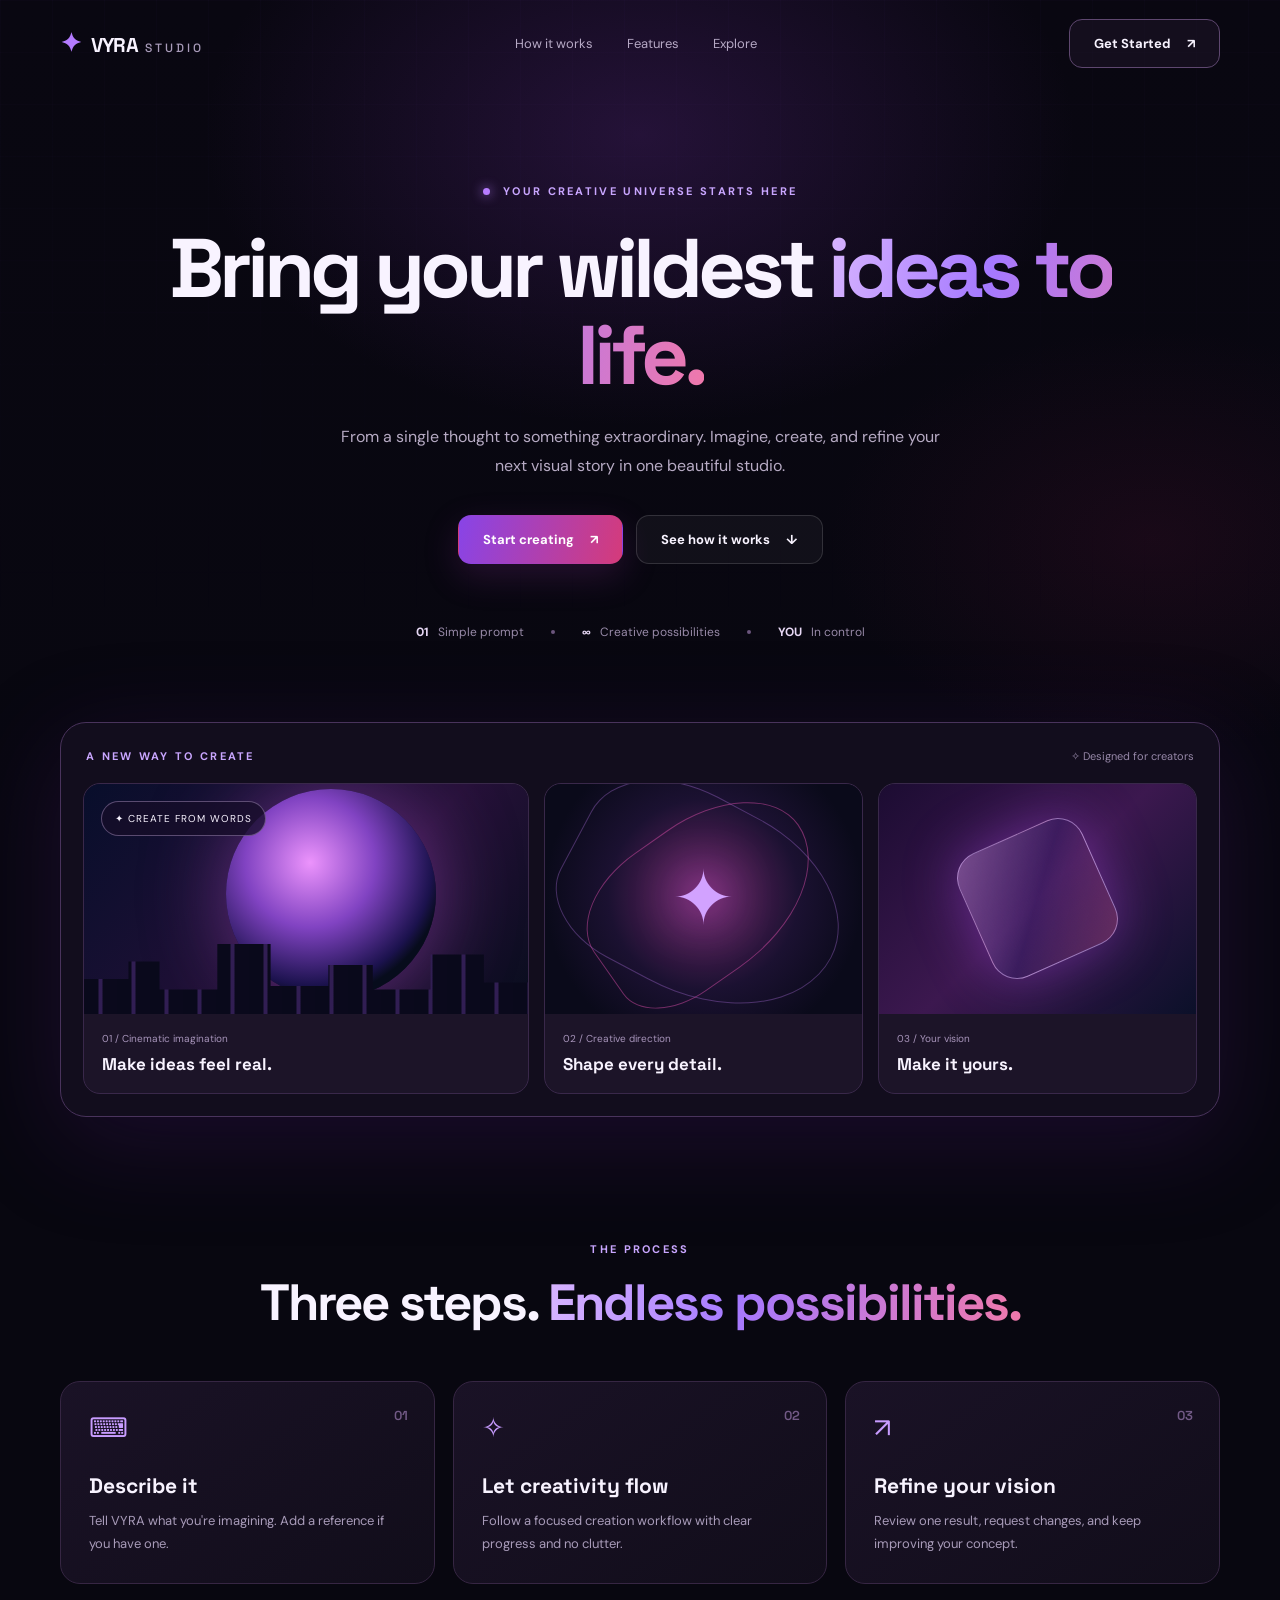
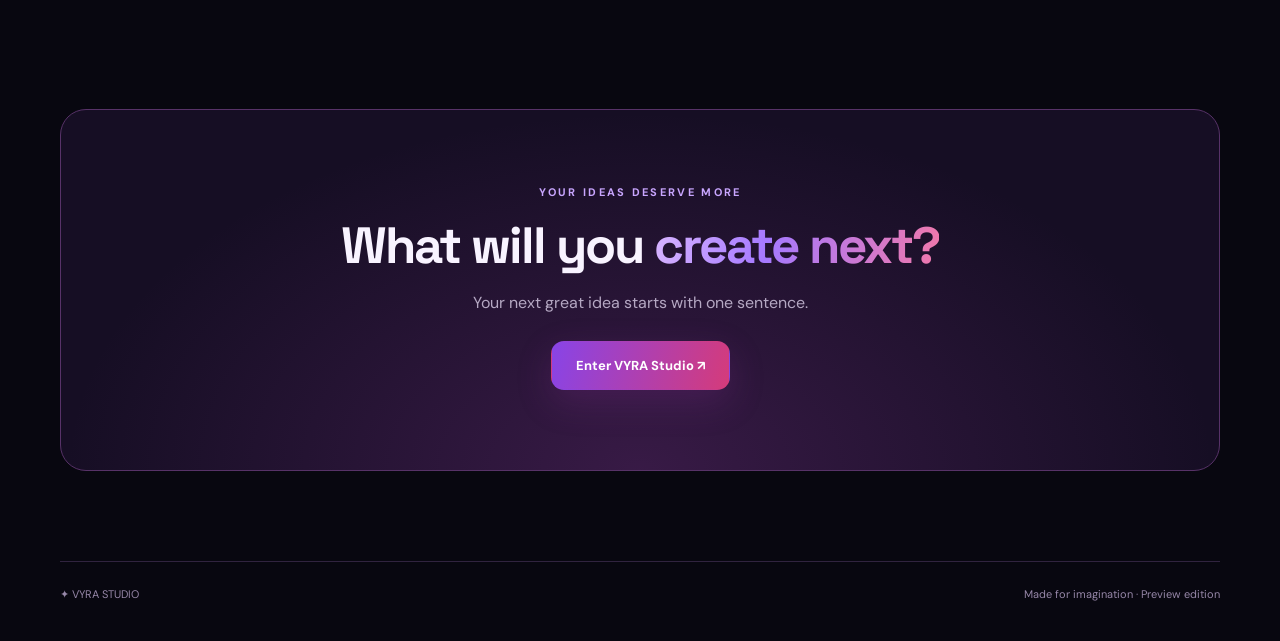
<file: index.html>
<!doctype html><html lang="en"><head><meta charset="utf-8"><meta name="viewport" content="width=device-width,initial-scale=1"><title>VYRA — Create beyond imagination</title><link rel="stylesheet" href="style.css"></head><body class="landing"><div class="ambient"></div><header class="nav wrap"><a class="brand" href="index.html"><span class="brand-icon">✦</span> VYRA<span class="brand-light">STUDIO</span></a><nav class="nav-links"><a href="#how">How it works</a><a href="#features">Features</a><a href="#showcase">Explore</a></nav><a class="btn btn-outline nav-cta" href="login.html">Get Started <span>↗</span></a></header><main><section class="hero wrap"><div class="eyebrow"><span class="pulse"></span> YOUR CREATIVE UNIVERSE STARTS HERE</div><h1>Bring your wildest <span class="gradient-text">ideas to life.</span></h1><p>From a single thought to something extraordinary. Imagine, create, and refine your next visual story in one beautiful studio.</p><div class="hero-actions"><a class="btn btn-primary" href="login.html">Start creating <span>↗</span></a><a class="btn btn-glass" href="#how">See how it works <span>↓</span></a></div><div class="hero-stats"><span><strong>01</strong> Simple prompt</span><i></i><span><strong>∞</strong> Creative possibilities</span><i></i><span><strong>YOU</strong> In control</span></div></section><section class="showcase wrap" id="showcase"><div class="showcase-head"><span class="eyebrow">A NEW WAY TO CREATE</span><span class="tiny">✧ Designed for creators</span></div><div class="showcase-grid"><div class="showcase-feature"><div class="floating-chip">✦ CREATE FROM WORDS</div><div class="visual visual-city"><div class="visual-orb"></div><div class="cityline"></div></div><div class="showcase-label"><span>01 / Cinematic imagination</span><strong>Make ideas feel real.</strong></div></div><div class="showcase-side"><div class="visual visual-wave"><span class="wave-core">✦</span></div><div class="showcase-label"><span>02 / Creative direction</span><strong>Shape every detail.</strong></div></div><div class="showcase-side"><div class="visual visual-grid"><div class="glass-shape"></div></div><div class="showcase-label"><span>03 / Your vision</span><strong>Make it yours.</strong></div></div></div></section><section class="section wrap" id="how"><div class="section-kicker">THE PROCESS</div><h2>Three steps. <span class="gradient-text">Endless possibilities.</span></h2><div class="steps"><article><span class="step-number">01</span><div class="step-icon">⌨</div><h3>Describe it</h3><p>Tell VYRA what you're imagining. Add a reference if you have one.</p></article><article><span class="step-number">02</span><div class="step-icon">✧</div><h3>Let creativity flow</h3><p>Follow a focused creation workflow with clear progress and no clutter.</p></article><article><span class="step-number">03</span><div class="step-icon">↗</div><h3>Refine your vision</h3><p>Review one result, request changes, and keep improving your concept.</p></article></div></section><section class="cta-section wrap" id="features"><div class="cta-glow"></div><div class="section-kicker">YOUR IDEAS DESERVE MORE</div><h2>What will you <span class="gradient-text">create next?</span></h2><p>Your next great idea starts with one sentence.</p><a class="btn btn-primary" href="login.html">Enter VYRA Studio ↗</a></section></main><footer class="wrap footer"><span>✦ VYRA STUDIO</span><span>Made for imagination · Preview edition</span></footer></body></html>
</file>
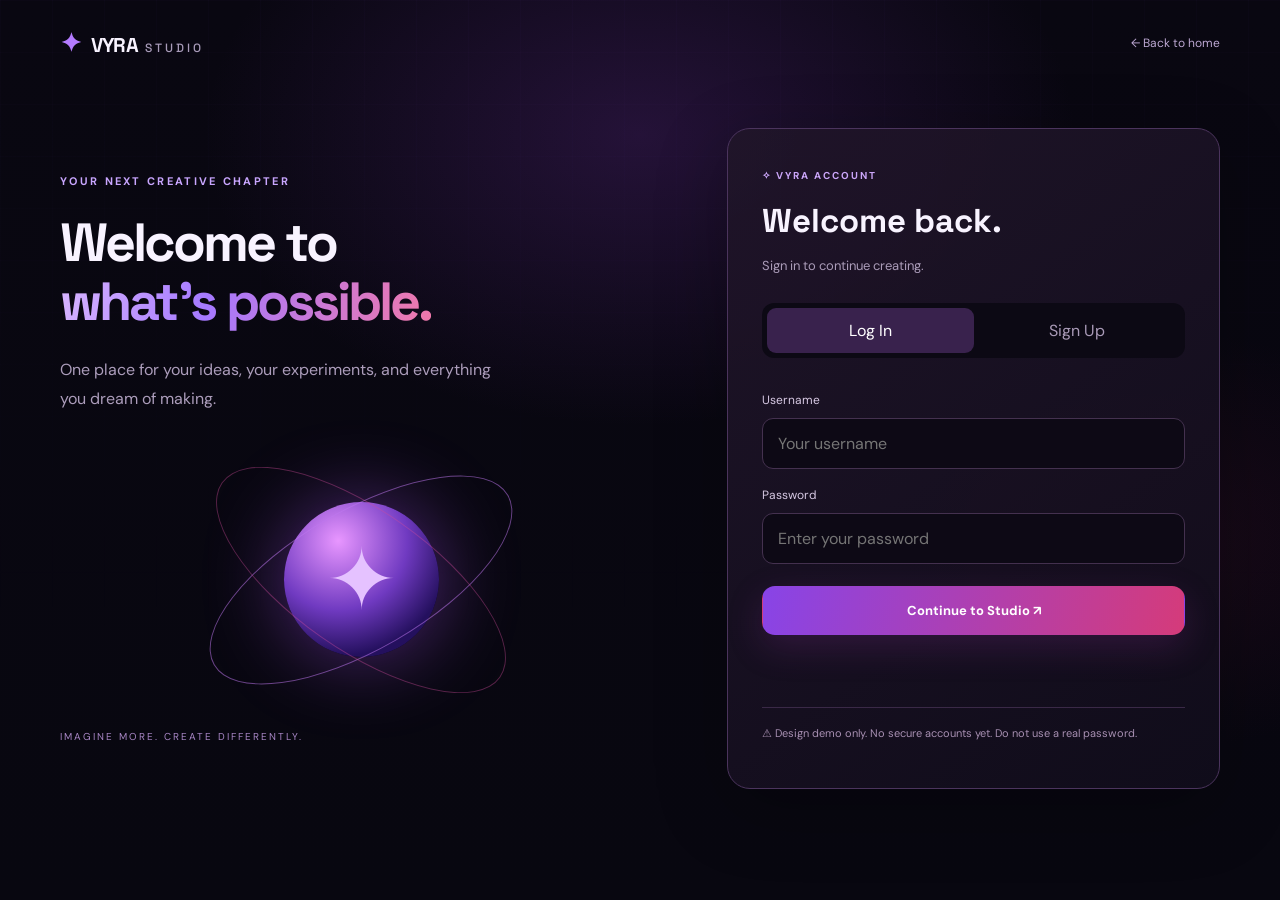
<file: login.html>
<!doctype html><html lang="en"><head><meta charset="utf-8"><meta name="viewport" content="width=device-width,initial-scale=1"><title>Welcome to VYRA</title><link rel="stylesheet" href="style.css"></head><body class="auth-page"><div class="ambient"></div><header class="nav wrap"><a class="brand" href="index.html"><span class="brand-icon">✦</span> VYRA<span class="brand-light">STUDIO</span></a><a class="back-link" href="index.html">← Back to home</a></header><main class="auth-layout wrap"><section class="auth-art"><div class="eyebrow">YOUR NEXT CREATIVE CHAPTER</div><h1>Welcome to<br><span class="gradient-text">what's possible.</span></h1><p>One place for your ideas, your experiments, and everything you dream of making.</p><div class="art-sphere"><div class="art-ring ring-one"></div><div class="art-ring ring-two"></div><div class="art-core">✦</div></div><div class="auth-caption">IMAGINE MORE. CREATE DIFFERENTLY.</div></section><section class="auth-card"><div class="auth-card-top"><span class="tag">✧ VYRA ACCOUNT</span><h2 id="authTitle">Welcome back.</h2><p id="authSubtitle">Sign in to continue creating.</p></div><div class="auth-tabs"><button id="tabLogin" class="active" type="button">Log In</button><button id="tabSignup" type="button">Sign Up</button></div><form id="authForm" method="post" action="#" autocomplete="on"><label for="username">Username</label><input id="username" name="username" autocomplete="username" placeholder="Your username" required minlength="3" maxlength="24" pattern="[a-zA-Z0-9_]+"><label for="password">Password</label><input id="password" name="password" type="password" autocomplete="current-password" placeholder="Enter your password" required minlength="6"><button class="btn btn-primary full" id="authSubmit" type="submit">Continue to Studio ↗</button><p class="form-error" id="authError" role="status"></p></form><p class="demo-notice">⚠ Design demo only. No secure accounts yet. Do not use a real password.</p></section></main><script src="app.js"></script></body></html>
</file>
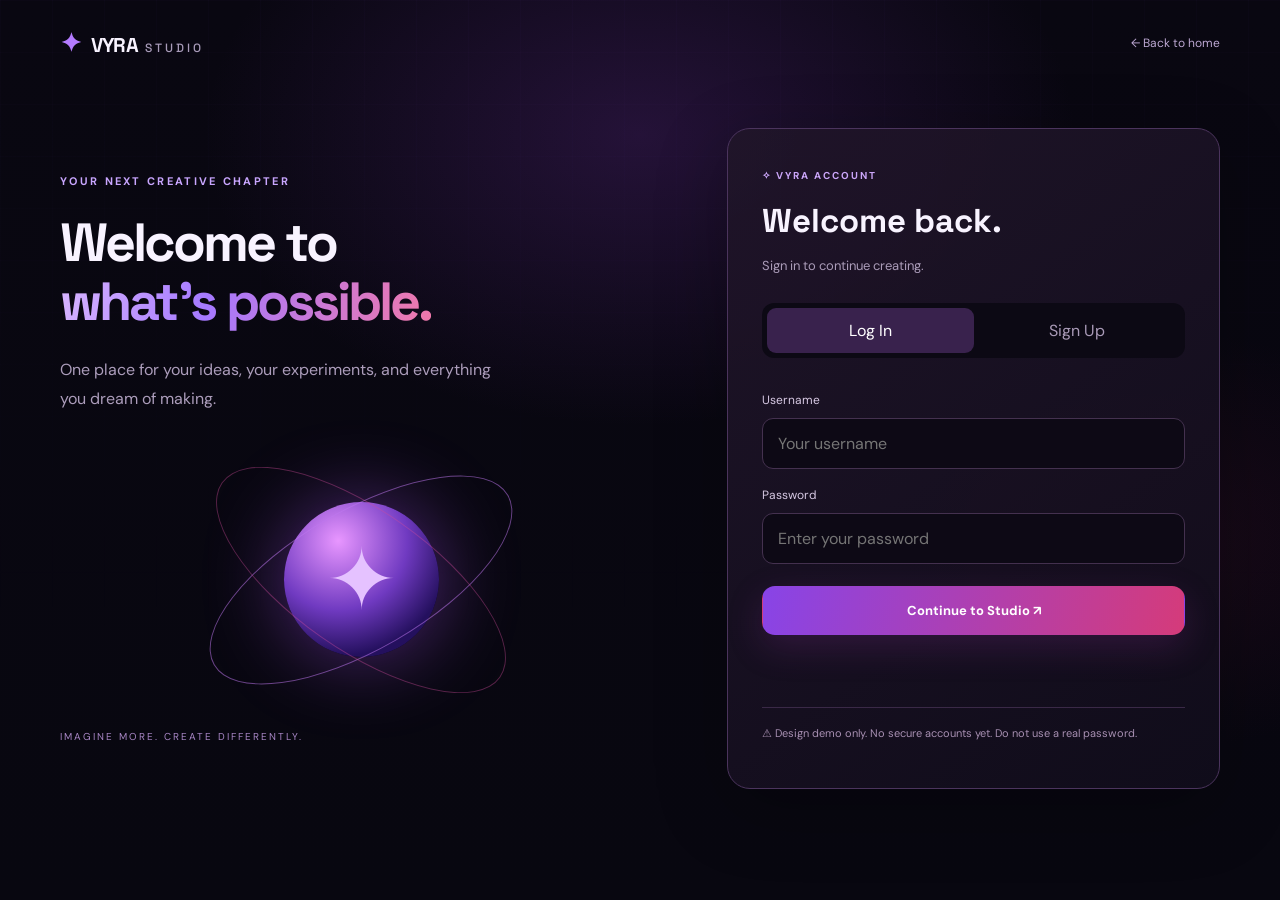
<file: result.html>
<!doctype html><html lang="en"><head><meta charset="utf-8"><meta name="viewport" content="width=device-width,initial-scale=1"><title>Your Creation — VYRA</title><link rel="stylesheet" href="style.css"></head><body class="app-page"><div class="ambient"></div><header class="nav wrap"><a class="brand" href="index.html"><span class="brand-icon">✦</span> VYRA<span class="brand-light">STUDIO</span></a><nav class="nav-links"><a href="studio.html">Create</a><a class="selected" href="result.html">Last project</a></nav><div class="account"><span id="userDisplay">Guest</span><button class="small-btn" id="logoutBtn">Log out</button></div></header><main class="result-main wrap"><a href="studio.html" class="back-link">← Back to Studio</a><div class="result-heading"><div><div class="eyebrow">YOUR CREATIVE PROJECT</div><h1>Your vision, <span class="gradient-text">taking shape.</span></h1></div><span class="status-pill">✧ Concept ready</span></div><div class="result-layout"><section class="preview-card"><div class="preview-art"><div class="preview-halo"></div><div class="preview-center">✦<span>VYRA CREATIVE PREVIEW</span></div></div><div class="preview-bottom"><span id="projectType">Video concept · 9:16</span><span>Concept preview, not a rendered video</span></div><div class="concept-body"><h3>Creative direction</h3><p id="conceptText">Create your first project to see its direction here.</p><h3>Creative notes</h3><p id="conceptNotes">Your requested style and format will appear here.</p></div></section><aside class="revision-card"><span class="tag">✧ REFINE YOUR IDEA</span><h2>Make it yours.</h2><p>Not quite right? Tell us what you'd like to change.</p><form id="reviseForm"><label for="changes">Your changes</label><textarea id="changes" placeholder="Make the atmosphere moodier, add more purple lights, change the camera angle..." required></textarea><button class="btn btn-primary full" type="submit">Apply changes ✧</button></form><button id="downloadBtn" class="btn btn-outline full">↓ Download concept brief</button><div class="history-box"><strong>Revision history</strong><div id="revisionHistory">No revisions yet</div></div><p class="demo-notice">This is a design prototype. Actual video/photo generation, editing and media downloads will be added with AI services.</p></aside></div></main><script src="app.js"></script></body></html>
</file>
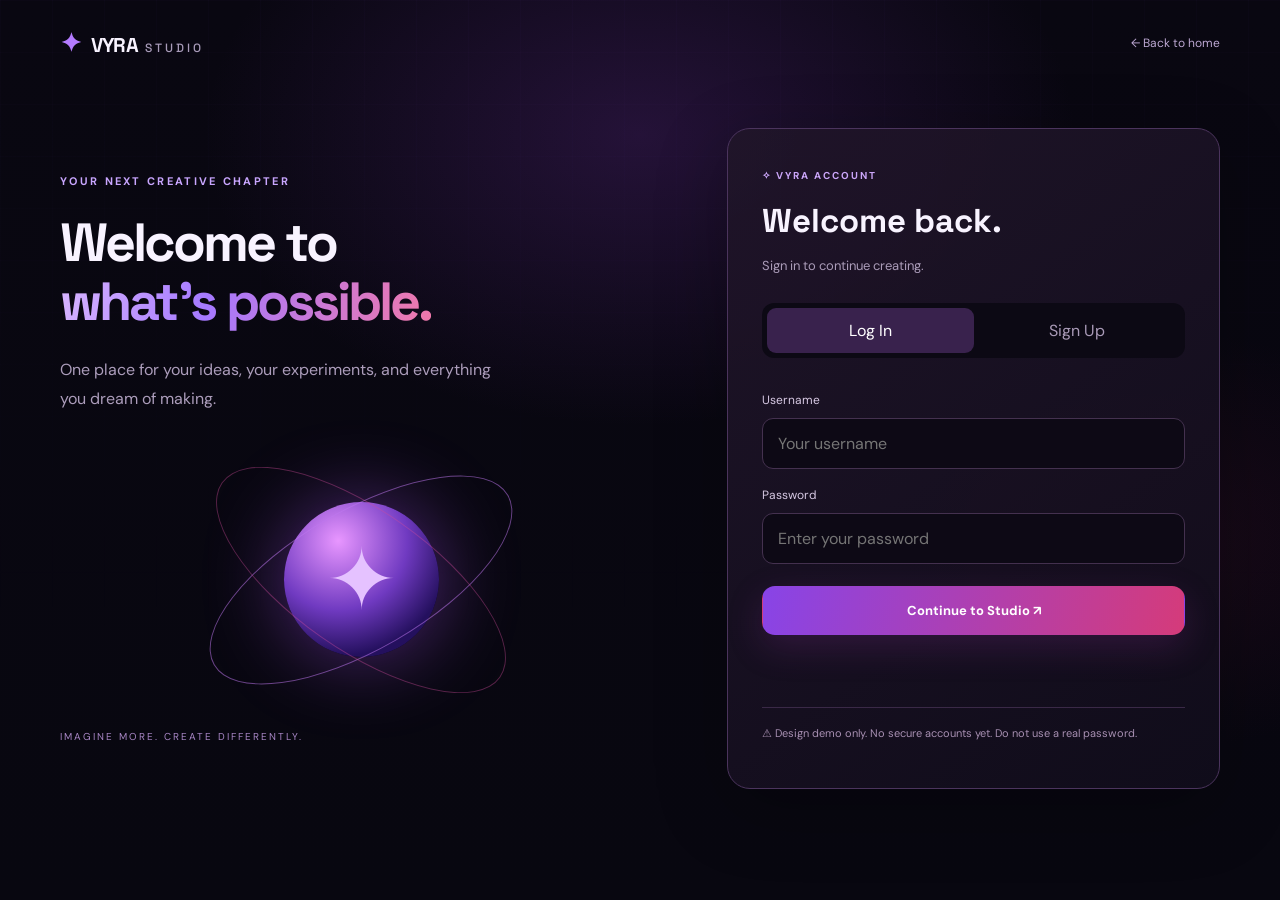
<file: studio.html>
<!doctype html><html lang="en"><head><meta charset="utf-8"><meta name="viewport" content="width=device-width,initial-scale=1"><title>Create — VYRA Studio</title><link rel="stylesheet" href="style.css"></head><body class="app-page"><div class="ambient"></div><header class="nav wrap"><a class="brand" href="index.html"><span class="brand-icon">✦</span> VYRA<span class="brand-light">STUDIO</span></a><nav class="nav-links"><a class="selected" href="studio.html">Create</a><a href="result.html">Last project</a></nav><div class="account"><span id="userDisplay">Guest</span><button class="small-btn" id="logoutBtn">Log out</button></div></header><main class="studio-main wrap"><div class="eyebrow"><span class="pulse"></span> YOUR CREATIVE SPACE</div><h1>What will you <span class="gradient-text">create today?</span></h1><p class="studio-intro">Start with a simple idea. We'll help you shape the creative direction.</p><form id="createForm" class="composer"><div class="composer-top"><span>✦ YOUR PROMPT</span><span class="tiny">Be as creative as you like</span></div><textarea id="prompt" placeholder="Imagine a cinematic journey through a neon city at midnight..." required minlength="5"></textarea><div class="composer-bottom"><label class="attach" for="reference">＋ Add reference <input id="reference" type="file" accept="image/*,video/*" hidden></label><span id="fileLabel" class="tiny">Optional · local preview only</span><button class="btn btn-primary" type="submit">Create my concept ✦</button></div></form><details class="advanced"><summary>✧ Creative preferences <span>Optional</span></summary><div class="prefs"><label>Creation type<select id="mediaType"><option value="video">Video concept</option><option value="photo">Image concept</option></select></label><label>Style<select id="style"><option value="Cinematic">Cinematic</option><option value="Anime">Anime</option><option value="Gaming">Gaming</option><option value="Minimal">Minimal</option></select></label><label>Format<select id="format"><option value="9:16">Vertical 9:16</option><option value="16:9">Landscape 16:9</option><option value="1:1">Square 1:1</option></select></label><label class="checkline"><input type="checkbox" id="voice"> Include voiceover in plan</label></div></details><section class="inspiration"><div class="inspiration-heading"><h2>Need a spark?</h2><span>Try a starting point</span></div><div class="inspiration-grid"><button data-prompt="Create a dreamy cinematic video of a futuristic city glowing in the rain at night."><span class="mini-icon">◈</span><strong>Neon Dreams</strong><small>Cinematic</small></button><button data-prompt="Create an anime-style scene of a traveler discovering a floating city in the clouds."><span class="mini-icon">✧</span><strong>Beyond the Clouds</strong><small>Anime</small></button><button data-prompt="Create a dramatic gaming trailer featuring an epic fantasy adventure and mysterious ruins."><span class="mini-icon">⚡</span><strong>Epic Adventure</strong><small>Gaming</small></button></div></section></main><div id="loadingOverlay" class="loading-overlay" hidden><div class="loading-symbol">✦</div><h2>Shaping your imagination</h2><p id="loadingStatus">Understanding your idea...</p><div class="loading-bar"><div></div></div><span class="tiny">Preview mode · no AI rendering yet</span></div><script src="app.js"></script></body></html>
</file>
<file: style.css>
@import url('https://fonts.googleapis.com/css2?family=DM+Sans:wght@400;500;600;700&family=Space+Grotesk:wght@400;500;600;700&display=swap');:root{color-scheme:dark;--bg:#080710;--panel:#151020;--line:#30233f;--muted:#a89bb9;--white:#f8f3ff;--purple:#9251f5;--pink:#db427d}*{box-sizing:border-box}html{scroll-behavior:smooth}body{margin:0;background:var(--bg);color:var(--white);font-family:'DM Sans',sans-serif;min-height:100vh;overflow-x:hidden}a{color:inherit;text-decoration:none}button,input,textarea,select{font:inherit}button{cursor:pointer}.wrap{width:min(1160px,calc(100% - 48px));margin-inline:auto}.ambient{position:fixed;inset:0;pointer-events:none;z-index:-1;background:radial-gradient(ellipse 40% 38% at 50% 15%,#48206a70,transparent 85%),radial-gradient(ellipse 28% 26% at 90% 60%,#61133830,transparent 90%),linear-gradient(#090711,#080710)}.ambient:after{content:"";position:absolute;inset:0;background-image:linear-gradient(#a77cff08 1px,transparent 1px),linear-gradient(90deg,#a77cff08 1px,transparent 1px);background-size:52px 52px;mask-image:linear-gradient(#0009,transparent 75%)}.nav{height:86px;display:flex;align-items:center;justify-content:space-between;gap:22px}.brand{font-family:'Space Grotesk';font-size:20px;font-weight:700;letter-spacing:-.7px;white-space:nowrap}.brand-icon{color:#b47bff;font-size:26px;margin-right:5px}.brand-light{font-size:12px;font-weight:500;letter-spacing:3px;margin-left:7px;color:#a89bb9}.nav-links{display:flex;gap:34px;color:#b6a9c5;font-size:13px}.nav-links a:hover,.nav-links .selected{color:white}.btn{display:inline-flex;align-items:center;justify-content:center;gap:16px;border:1px solid transparent;border-radius:13px;padding:15px 24px;font-size:13px;font-weight:700;transition:transform .2s,box-shadow .2s,background .2s}.btn:hover{transform:translateY(-2px)}.btn-primary{background:linear-gradient(105deg,#8844e7,#d53b7a);color:white;box-shadow:0 12px 35px #9a35a735}.btn-primary:hover{box-shadow:0 14px 42px #a43dbd66}.btn-outline{border-color:#5e476f;background:#21172b80}.btn-glass{background:#ffffff0a;border-color:#ffffff23}.hero{text-align:center;padding:98px 0 82px}.eyebrow,.section-kicker{font-size:11px;font-weight:700;letter-spacing:2.3px;color:#c9a6ff}.pulse{display:inline-block;width:7px;height:7px;background:#b77dff;border-radius:50%;box-shadow:0 0 12px #b77dff;margin-right:8px}.hero h1{font:700 clamp(48px,6.5vw,88px)/1.05 'Space Grotesk';letter-spacing:-5px;max-width:980px;margin:27px auto 22px}.gradient-text{background:linear-gradient(100deg,#d8b5ff,#a579ff 40%,#f078aa);-webkit-background-clip:text;background-clip:text;color:transparent}.hero p{color:#b7abc4;max-width:600px;line-height:1.85;margin:0 auto;font-size:16px}.hero-actions{display:flex;justify-content:center;gap:13px;margin-top:34px}.hero-stats{display:flex;justify-content:center;gap:27px;align-items:center;margin-top:60px;color:#988aa8;font-size:12px}.hero-stats strong{color:#e7d8f5;margin-right:6px}.hero-stats i{width:4px;height:4px;border-radius:50%;background:#6b557d}.showcase{border:1px solid #49335c;border-radius:26px;background:#120d1d;padding:22px;box-shadow:0 24px 100px #4d1b7844}.showcase-head{display:flex;justify-content:space-between;padding:4px 3px 20px}.tiny{font-size:11px;color:#9687a8}.showcase-grid{display:grid;grid-template-columns:1.4fr 1fr 1fr;gap:15px}.showcase-feature,.showcase-side{position:relative;min-width:0;background:#1c1428;border:1px solid #39284a;border-radius:17px;overflow:hidden}.visual{height:230px;position:relative;overflow:hidden}.visual-city{background:radial-gradient(circle at 55% 45%,#b659db85,transparent 28%),linear-gradient(130deg,#080e2b,#261139 60%,#080d1d)}.visual-orb{position:absolute;width:210px;height:210px;border-radius:50%;top:5px;left:32%;background:radial-gradient(circle at 40% 35%,#ec93fc,#8143c2 35%,#1b124d 66%,#070c1c 73%);box-shadow:0 0 80px #b04dcb80}.cityline{position:absolute;bottom:0;left:0;right:0;height:70px;background:repeating-linear-gradient(90deg,#09091b 0 14px,#311e53 15px 18px,#0a091c 19px 33px);clip-path:polygon(0 50%,10% 50%,10% 25%,17% 25%,17% 65%,30% 65%,30% 0,42% 0,42% 60%,55% 60%,55% 30%,65% 30%,65% 65%,78% 65%,78% 15%,90% 15%,90% 55%,100% 55%,100% 100%,0 100%)}.visual-wave{background:radial-gradient(circle at 50% 48%,#6d2868,#1b1131 48%,#0a0a1a 80%)}.visual-wave:before,.visual-wave:after{content:"";position:absolute;inset:18px;border:1px solid #ba78ee55;border-radius:45% 55% 65% 35%;transform:rotate(28deg)}.visual-wave:after{inset:38px;transform:rotate(-35deg);border-color:#e451ad77}.wave-core{position:absolute;inset:0;display:grid;place-items:center;font-size:75px;color:#d2a2ff;text-shadow:0 0 55px #e76aff}.visual-grid{background:linear-gradient(135deg,#1c0c32,#3c184f,#0b1029);display:grid;place-items:center}.glass-shape{width:135px;height:135px;border-radius:27px;transform:rotate(-24deg);border:1px solid #e2b8ff88;background:linear-gradient(130deg,#e7a3ff6b,#6944e622,#f866ac4d);box-shadow:0 0 55px #b64ef866}.floating-chip{position:absolute;z-index:2;top:17px;left:17px;font-size:10px;letter-spacing:1px;padding:10px 13px;border:1px solid #e6c5ff55;border-radius:50px;background:#160d29c9}.showcase-label{padding:18px}.showcase-label span{display:block;font-size:10px;color:#a895bb;margin-bottom:8px}.showcase-label strong{font-family:'Space Grotesk';font-size:17px}.section{padding-top:125px;padding-bottom:125px;text-align:center}.section h2,.cta-section h2{font:700 clamp(32px,4vw,51px)/1.15 'Space Grotesk';letter-spacing:-2px;margin:18px 0 48px}.steps{display:grid;grid-template-columns:repeat(3,1fr);gap:18px;text-align:left}.steps article{position:relative;padding:28px;border:1px solid #362643;border-radius:20px;background:linear-gradient(145deg,#1a1226,#110d1a)}.step-number{position:absolute;right:26px;top:25px;color:#725a86;font:600 13px 'Space Grotesk'}.step-icon{font-size:27px;color:#c89cff;margin-bottom:27px}.steps h3{font:700 21px 'Space Grotesk';margin:0 0 10px}.steps p{font-size:13px;line-height:1.8;color:#a89bb9;margin:0}.cta-section{text-align:center;position:relative;overflow:hidden;padding:75px 20px 80px;border:1px solid #573268;border-radius:26px;background:radial-gradient(ellipse at 50% 100%,#7b328955,transparent 70%),#160e24;margin-bottom:90px}.cta-section h2{margin-bottom:12px}.cta-section p{color:#b5a8c3;margin-bottom:28px}.footer{padding:25px 0 40px;border-top:1px solid #30233f;display:flex;justify-content:space-between;font-size:11px;color:#9687a8}.auth-layout{min-height:calc(100vh - 105px);display:grid;grid-template-columns:1.1fr .9fr;gap:65px;align-items:center;padding-bottom:50px}.auth-art h1{font:700 clamp(38px,4.2vw,62px)/1.1 'Space Grotesk';letter-spacing:-3px;margin:25px 0}.auth-art p{color:#ac9dbb;line-height:1.8;max-width:450px}.art-sphere{height:300px;position:relative;display:grid;place-items:center}.art-core{height:155px;width:155px;border-radius:50%;display:grid;place-items:center;font-size:85px;color:#e5c2ff;background:radial-gradient(circle at 35% 25%,#e896ff,#703ac1 45%,#24105e 75%);box-shadow:0 0 80px #a24fe77a}.art-ring{position:absolute;border:1px solid #bd77ee88;border-radius:50%;width:340px;height:140px;transform:rotate(-30deg)}.ring-two{transform:rotate(35deg);border-color:#d04d9b66}.auth-caption{font-size:10px;letter-spacing:2px;color:#a987c6}.auth-card,.composer,.revision-card,.preview-card{border:1px solid #4b345d;background:linear-gradient(145deg,#201529ee,#110d1bee);border-radius:23px;padding:34px;box-shadow:0 20px 70px #0004}.tag{color:#cba6f9;font-size:10px;letter-spacing:2px;font-weight:700}.auth-card h2{font:700 33px 'Space Grotesk';margin:16px 0 6px}.auth-card p,.revision-card p{color:#ab9cb9;font-size:13px;line-height:1.7}.auth-tabs{display:flex;background:#0c0914;padding:5px;border-radius:12px;margin:26px 0}.auth-tabs button{flex:1;border:0;border-radius:9px;background:none;color:#aa9bb8;padding:12px}.auth-tabs button.active{background:#39224d;color:white}.auth-card form{display:flex;flex-direction:column;gap:10px}.auth-card label,.revision-card label{font-size:12px;color:#d7c9e4;margin-top:8px}input:not([type=checkbox]),textarea,select{width:100%;background:#0d0915;border:1px solid #44314f;border-radius:11px;padding:14px 15px;color:white;outline:none}input:focus,textarea:focus,select:focus{border-color:#b271e9}.full{width:100%;margin-top:12px}.form-error{min-height:18px;color:#ff8fae!important}.demo-notice{font-size:11px!important;color:#a78fb2!important;border-top:1px solid #3a2947;padding-top:16px;margin-top:18px}.back-link{font-size:12px;color:#bca7d2}.app-page .ambient{background:radial-gradient(ellipse 45% 40% at 50% 0%,#3d1c5b66,transparent 85%),#090710}.account{display:flex;align-items:center;gap:13px;color:#c9b5df;font-size:12px}.small-btn{border:1px solid #473452;border-radius:8px;background:#21172a;color:#e3d6ee;padding:9px 12px}.studio-main{max-width:920px;padding-top:75px;padding-bottom:110px;text-align:center}.studio-main h1,.result-heading h1{font:700 clamp(36px,4.5vw,57px)/1.1 'Space Grotesk';letter-spacing:-2.6px;margin:17px 0}.studio-intro{color:#ac9ebd;margin-bottom:37px}.composer{text-align:left;padding:23px}.composer-top,.composer-bottom{display:flex;justify-content:space-between;align-items:center;gap:15px}.composer-top{font-size:11px;font-weight:700;color:#d4b8f2;letter-spacing:1px}.composer textarea{height:160px;resize:vertical;background:transparent;border:0;font-size:16px;line-height:1.7;margin:10px 0;padding:14px 2px}.composer textarea:focus{border:0}.composer-bottom{border-top:1px solid #453052;padding-top:17px}.attach{border:1px solid #5c426e;padding:12px 14px;border-radius:11px;font-size:12px;cursor:pointer}.advanced{text-align:left;margin-top:20px;border:1px solid #3c2a4b;border-radius:15px;background:#140e20;padding:18px 22px}.advanced summary{cursor:pointer;font-size:13px;font-weight:700}.advanced summary span{float:right;color:#9885ac;font-weight:400}.prefs{display:grid;grid-template-columns:repeat(3,1fr);gap:15px;margin-top:22px}.prefs label{font-size:12px;color:#bcaaca}.prefs select{margin-top:8px}.prefs .checkline{grid-column:1/-1;display:flex;align-items:center;gap:10px}.inspiration{margin-top:70px;text-align:left}.inspiration-heading{display:flex;align-items:center;justify-content:space-between}.inspiration-heading h2{font:700 23px 'Space Grotesk'}.inspiration-heading span{font-size:12px;color:#9685aa}.inspiration-grid{display:grid;grid-template-columns:repeat(3,1fr);gap:14px}.inspiration-grid button{text-align:left;background:linear-gradient(145deg,#23152e,#140e1e);border:1px solid #483252;border-radius:16px;color:white;padding:22px;transition:transform .2s}.inspiration-grid button:hover{transform:translateY(-3px)}.mini-icon{display:block;color:#d1a5fa;font-size:27px;margin-bottom:25px}.inspiration-grid strong,.inspiration-grid small{display:block}.inspiration-grid small{color:#a38fb5;margin-top:7px}.loading-overlay{position:fixed;inset:0;z-index:10;background:#090710f5;display:flex;flex-direction:column;justify-content:center;align-items:center;text-align:center;padding:25px}.loading-overlay[hidden]{display:none}.loading-symbol{font-size:100px;color:#c387ff;text-shadow:0 0 80px #9b48eb;animation:glow 2s ease-in-out infinite alternate}.loading-overlay h2{font:700 35px 'Space Grotesk';margin:16px}.loading-overlay p{color:#b7a4c9}.loading-bar{height:5px;width:min(300px,80vw);background:#30203f;border-radius:8px;overflow:hidden;margin:20px}.loading-bar div{height:100%;width:0;background:linear-gradient(90deg,#8c4bed,#e14c8e);animation:progress 3.8s ease-in-out forwards}@keyframes glow{to{transform:scale(1.1);text-shadow:0 0 120px #d85af4}}@keyframes progress{to{width:100%}}.result-main{padding:45px 0 100px}.result-heading{display:flex;align-items:end;justify-content:space-between;margin:32px 0}.status-pill{border:1px solid #73518a;background:#2b1b3b;color:#d7b4f6;border-radius:50px;padding:10px 15px;font-size:12px}.result-layout{display:grid;grid-template-columns:1.35fr .85fr;gap:22px}.preview-card{padding:15px}.preview-art{height:350px;border-radius:16px;background:radial-gradient(circle at 50% 45%,#5e2679,#1c1236 35%,#0b1020 72%);position:relative;overflow:hidden;display:grid;place-items:center}.preview-art:before{content:"";position:absolute;inset:0;background-image:linear-gradient(#cda5ff0d 1px,transparent 1px),linear-gradient(90deg,#cda5ff0d 1px,transparent 1px);background-size:36px 36px}.preview-halo{position:absolute;width:220px;height:220px;border:1px solid #d17bff88;border-radius:50%;box-shadow:0 0 90px #ac46df88}.preview-center{font-size:85px;color:#dbb3ff;text-align:center;text-shadow:0 0 50px #b155ed}.preview-center span{display:block;font-size:10px;letter-spacing:2px;text-shadow:none;color:#baa3ce}.preview-bottom{display:flex;justify-content:space-between;color:#a797b6;font-size:10px;padding:18px 8px;border-bottom:1px solid #42304c}.concept-body{padding:8px 10px 14px}.concept-body h3{font:700 17px 'Space Grotesk';margin-top:22px}.concept-body p{color:#b4a6c1;font-size:13px;line-height:1.8;white-space:pre-wrap}.revision-card h2{font:700 29px 'Space Grotesk';margin:18px 0 4px}.revision-card textarea{height:130px;resize:vertical;margin-top:9px}.revision-card form{display:flex;flex-direction:column;margin:25px 0 10px}.history-box{border-top:1px solid #473452;margin-top:28px;padding-top:18px;font-size:12px}.history-box div{margin-top:12px;color:#ab9aba;line-height:1.8}.history-box span{display:block}.revision-card .btn-outline{margin-top:12px}@media(max-width:850px){.nav-links{display:none}.showcase-grid{grid-template-columns:1fr 1fr}.showcase-feature{grid-column:1/-1}.auth-layout{grid-template-columns:1fr;gap:25px}.auth-art{text-align:center;padding-top:30px}.auth-art p{margin:auto}.art-sphere{height:170px}.art-core{height:90px;width:90px;font-size:50px}.art-ring{width:200px;height:90px}.auth-caption{display:none}.result-layout{grid-template-columns:1fr}.result-heading{align-items:start;gap:15px}}@media(max-width:600px){.wrap{width:min(100% - 28px,1160px)}.nav{height:70px}.brand{font-size:17px}.brand-light{font-size:9px;letter-spacing:1.5px}.nav-cta{padding:10px 12px;font-size:11px}.hero{padding:78px 0 55px}.hero h1{letter-spacing:-2.5px;font-size:48px}.hero p{font-size:14px}.hero-actions{flex-wrap:wrap}.hero-stats{gap:12px;font-size:9px;margin-top:42px}.showcase{padding:12px}.showcase-grid{gap:10px}.visual{height:150px}.showcase-label{padding:12px}.showcase-label strong{font-size:13px}.showcase-label span{font-size:9px}.section{padding:80px 0}.section h2,.cta-section h2{letter-spacing:-1px}.steps,.inspiration-grid{grid-template-columns:1fr}.footer{gap:10px}.auth-card,.revision-card{padding:22px}.auth-art h1{font-size:40px}.studio-main{padding-top:65px}.studio-main h1,.result-heading h1{font-size:38px}.composer-bottom{flex-wrap:wrap}.composer-bottom .btn{width:100%}.prefs{grid-template-columns:1fr}.result-heading{flex-direction:column}.preview-art{height:260px}.account{gap:6px}.account span{max-width:90px;overflow:hidden;text-overflow:ellipsis}.small-btn{padding:7px}.preview-bottom{flex-direction:column;gap:5px}}
</file>
